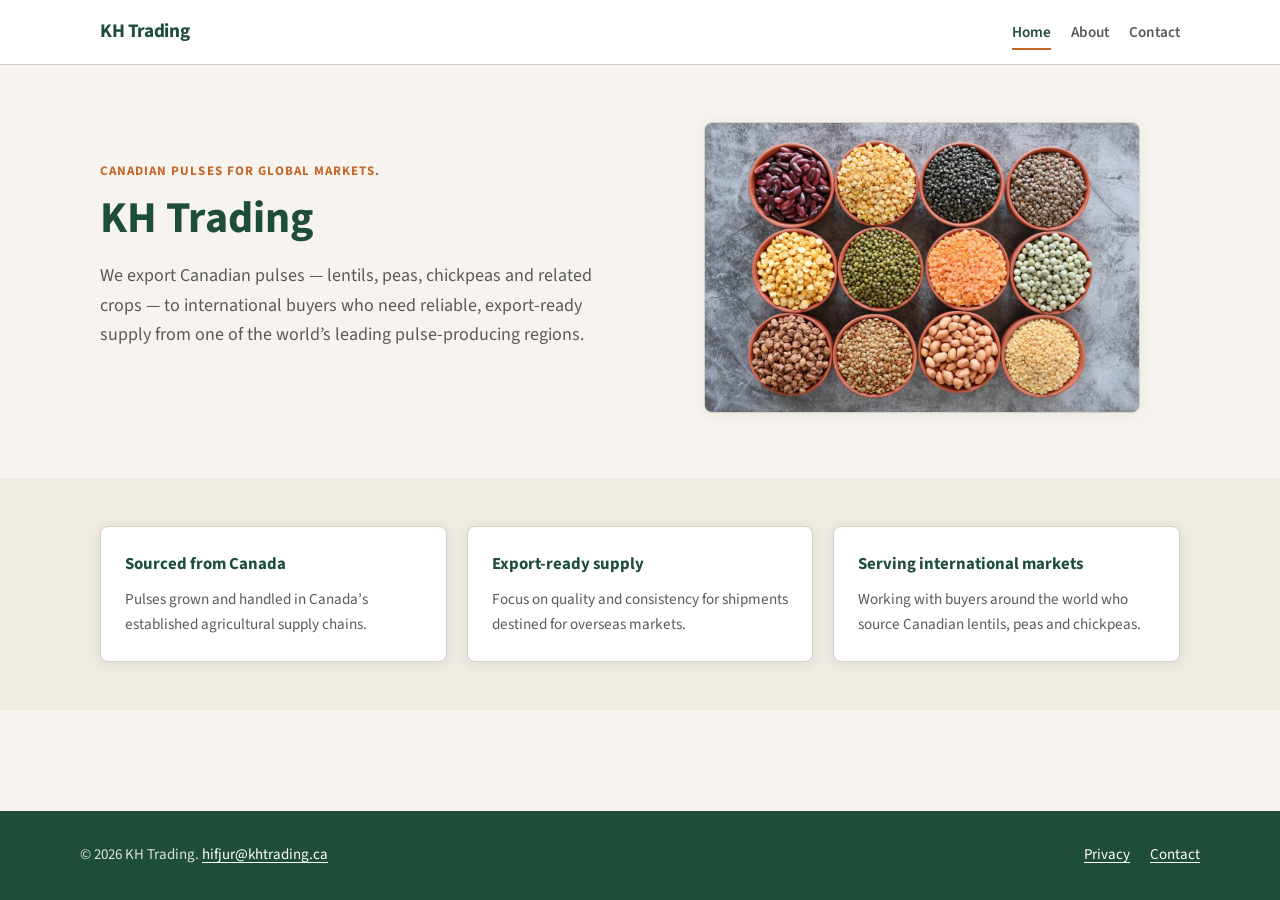
<file: index.html>
<!DOCTYPE html>
<html lang="en-CA">
  <head>
    <meta charset="UTF-8" />
    <meta name="viewport" content="width=device-width, initial-scale=1.0" />
    <meta
      name="description"
      content="KH Trading is a Canadian pulse exporter supplying lentils, peas, chickpeas and other pulses to international markets."
    />
    <title>KH Trading | Canadian Pulse Exporter</title>
    <link rel="icon" href="favicon.svg" type="image/svg+xml" />
    <link rel="canonical" href="https://www.khtrading.ca/" />
    <meta property="og:type" content="website" />
    <meta property="og:title" content="KH Trading | Canadian Pulse Exporter" />
    <meta
      property="og:description"
      content="Canadian pulses for global markets. Export-ready lentils, peas, chickpeas and more from Canada."
    />
    <meta property="og:url" content="https://www.khtrading.ca/" />
    <meta property="og:locale" content="en_CA" />
    <meta property="og:image" content="https://www.khtrading.ca/images/pulses.jpg" />
    <link rel="preconnect" href="https://fonts.googleapis.com" />
    <link rel="preconnect" href="https://fonts.gstatic.com" crossorigin />
    <link
      href="https://fonts.googleapis.com/css2?family=Source+Sans+3:wght@400;600;700&display=swap"
      rel="stylesheet"
    />
    <link rel="stylesheet" href="css/styles.css" />
  </head>
  <body>
    <a class="skip-link" href="#main">Skip to content</a>

    <header class="site-header">
      <div class="header-inner">
        <a class="logo" href="index.html">KH Trading</a>
        <button
          type="button"
          class="nav-toggle"
          aria-expanded="false"
          aria-controls="site-nav"
        >
          Menu
        </button>
        <nav class="site-nav" id="site-nav" aria-label="Primary">
          <ul>
            <li><a href="index.html" aria-current="page">Home</a></li>
            <li><a href="about.html">About</a></li>
            <li><a href="contact.html">Contact</a></li>
          </ul>
        </nav>
      </div>
    </header>

    <main id="main">
      <section class="hero">
        <div class="container hero-grid">
          <div>
            <p class="hero-tagline">Canadian pulses for global markets.</p>
            <h1>KH Trading</h1>
            <p class="lead">
              We export Canadian pulses — lentils, peas, chickpeas and related
              crops — to international buyers who need reliable, export-ready
              supply from one of the world’s leading pulse-producing regions.
            </p>
          </div>
          <figure class="hero-image">
            <img
              src="images/pulses.jpg"
              alt="Assorted dried pulses and legumes in bowls"
              width="1600"
              height="1000"
              loading="eager"
            />
          </figure>
        </div>
      </section>

      <section class="section section--alt" aria-labelledby="key-points-heading">
        <div class="container">
          <h2 id="key-points-heading" class="section-title visually-hidden">
            Why work with us
          </h2>
          <ul class="key-points">
            <li>
              <h3>Sourced from Canada</h3>
              <p>
                Pulses grown and handled in Canada’s established agricultural
                supply chains.
              </p>
            </li>
            <li>
              <h3>Export-ready supply</h3>
              <p>
                Focus on quality and consistency for shipments destined for
                overseas markets.
              </p>
            </li>
            <li>
              <h3>Serving international markets</h3>
              <p>
                Working with buyers around the world who source Canadian lentils,
                peas and chickpeas.
              </p>
            </li>
          </ul>
        </div>
      </section>
    </main>

    <footer class="site-footer">
      <div class="footer-inner">
        <p class="footer-meta">
          &copy; <span id="year"></span> KH Trading.
          <a href="mailto:hifjur@khtrading.ca">hifjur@khtrading.ca</a>
        </p>
        <p class="footer-links">
          <a href="privacy.html">Privacy</a>
          <a href="contact.html">Contact</a>
        </p>
      </div>
    </footer>

    <script src="js/main.js"></script>
  </body>
</html>
</file>
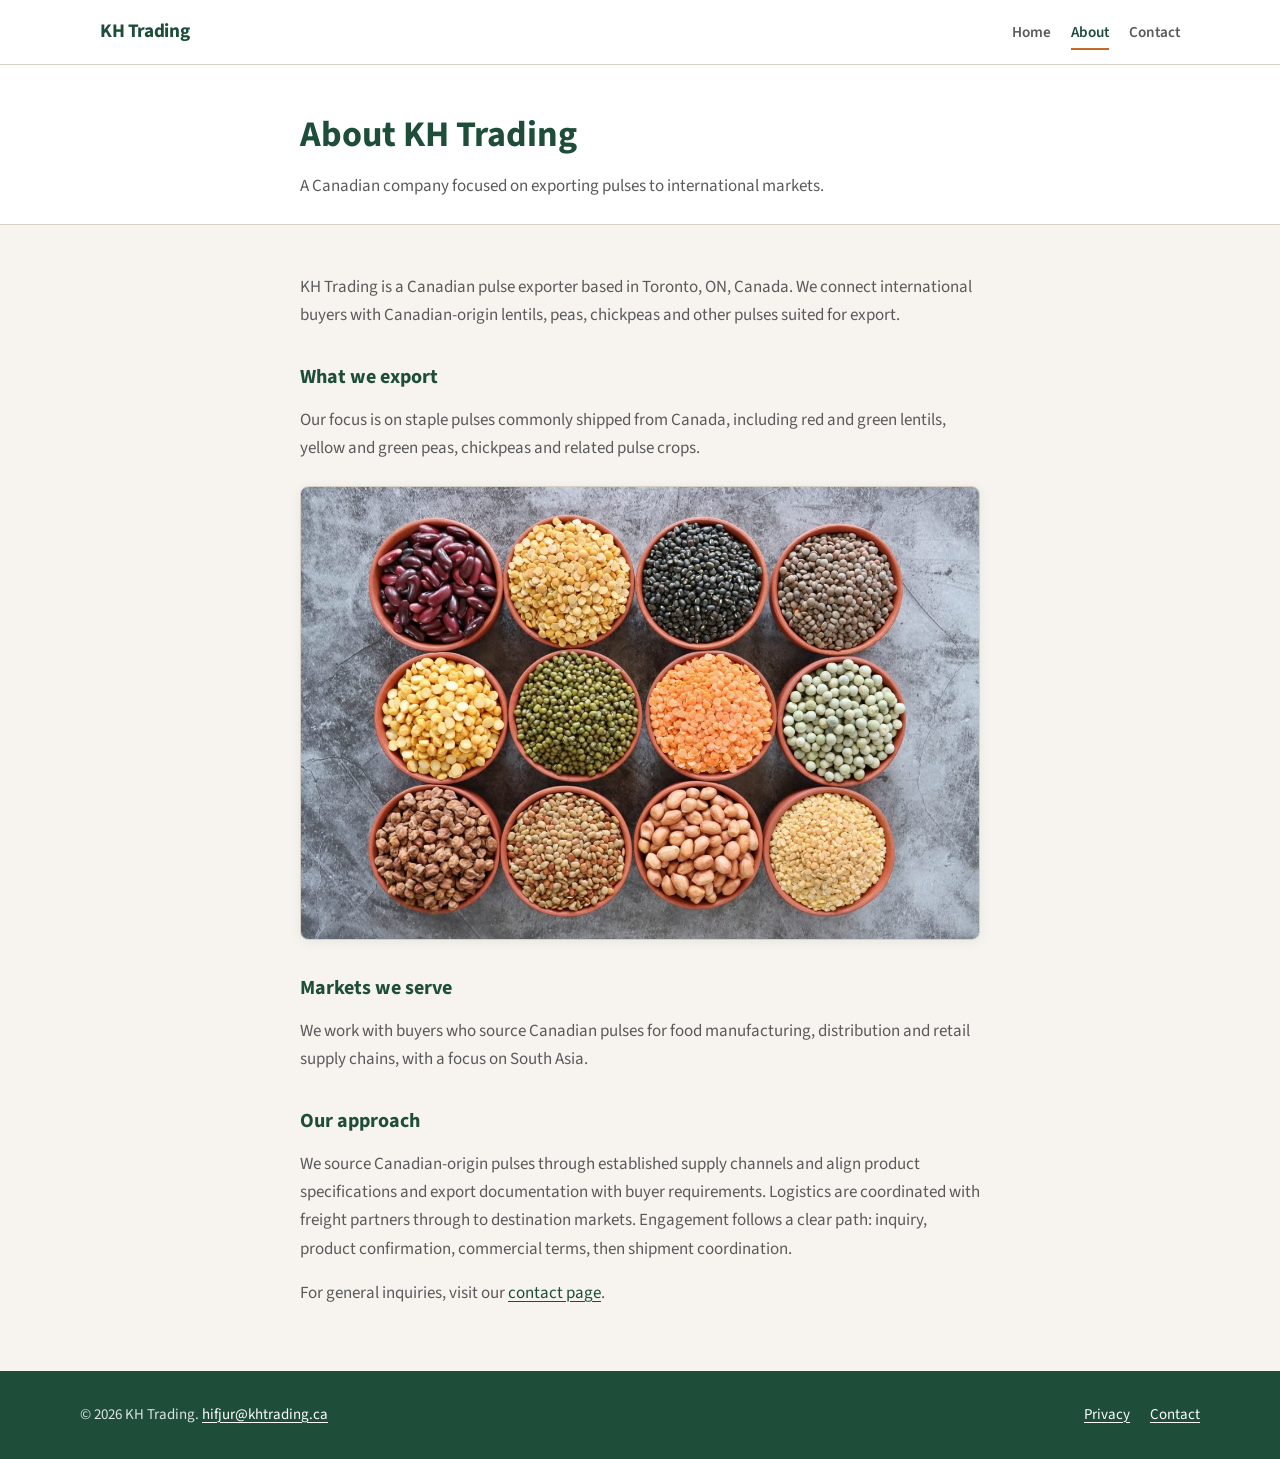
<file: about.html>
<!DOCTYPE html>
<html lang="en-CA">
  <head>
    <meta charset="UTF-8" />
    <meta name="viewport" content="width=device-width, initial-scale=1.0" />
    <meta
      name="description"
      content="About KH Trading — a Canadian pulse exporter serving international markets with lentils, peas, chickpeas and other pulses."
    />
    <title>About | KH Trading — Canadian Pulse Exporter</title>
    <link rel="icon" href="favicon.svg" type="image/svg+xml" />
    <link rel="canonical" href="https://www.khtrading.ca/about.html" />
    <meta property="og:type" content="website" />
    <meta property="og:title" content="About KH Trading" />
    <meta
      property="og:description"
      content="Canadian pulse exporter — lentils, peas, chickpeas and more for international markets."
    />
    <meta property="og:url" content="https://www.khtrading.ca/about.html" />
    <meta property="og:locale" content="en_CA" />
    <link rel="preconnect" href="https://fonts.googleapis.com" />
    <link rel="preconnect" href="https://fonts.gstatic.com" crossorigin />
    <link
      href="https://fonts.googleapis.com/css2?family=Source+Sans+3:wght@400;600;700&display=swap"
      rel="stylesheet"
    />
    <link rel="stylesheet" href="css/styles.css" />
  </head>
  <body>
    <a class="skip-link" href="#main">Skip to content</a>

    <header class="site-header">
      <div class="header-inner">
        <a class="logo" href="index.html">KH Trading</a>
        <button
          type="button"
          class="nav-toggle"
          aria-expanded="false"
          aria-controls="site-nav"
        >
          Menu
        </button>
        <nav class="site-nav" id="site-nav" aria-label="Primary">
          <ul>
            <li><a href="index.html">Home</a></li>
            <li><a href="about.html" aria-current="page">About</a></li>
            <li><a href="contact.html">Contact</a></li>
          </ul>
        </nav>
      </div>
    </header>

    <main id="main">
      <header class="page-header">
        <div class="container container--narrow">
          <h1>About KH Trading</h1>
          <p>
            A Canadian company focused on exporting pulses to international
            markets.
          </p>
        </div>
      </header>

      <section class="section">
        <div class="container container--narrow prose">
          <p>
            KH Trading is a Canadian pulse exporter based in Toronto, ON, Canada.
            We connect international buyers with Canadian-origin lentils, peas,
            chickpeas and other pulses suited for export.
          </p>

          <h2>What we export</h2>
          <p>
            Our focus is on staple pulses commonly shipped from Canada, including
            red and green lentils, yellow and green peas, chickpeas and related
            pulse crops.
          </p>

          <figure class="hero-image" style="margin: 1.5rem 0">
            <img
              src="images/pulses.jpg"
              alt="Assorted dried pulses and legumes in bowls"
              width="800"
              height="500"
              loading="lazy"
            />
          </figure>

          <h2>Markets we serve</h2>
          <p>
            We work with buyers who source Canadian pulses for food
            manufacturing, distribution and retail supply chains, with a focus
            on South Asia.
          </p>

          <h2>Our approach</h2>
          <p>
            We source Canadian-origin pulses through established supply channels
            and align product specifications and export documentation with buyer
            requirements. Logistics are coordinated with freight partners through
            to destination markets. Engagement follows a clear path: inquiry,
            product confirmation, commercial terms, then shipment coordination.
          </p>

          <p>
            For general inquiries, visit our
            <a href="contact.html">contact page</a>.
          </p>
        </div>
      </section>
    </main>

    <footer class="site-footer">
      <div class="footer-inner">
        <p class="footer-meta">
          &copy; <span id="year"></span> KH Trading.
          <a href="mailto:hifjur@khtrading.ca">hifjur@khtrading.ca</a>
        </p>
        <p class="footer-links">
          <a href="privacy.html">Privacy</a>
          <a href="contact.html">Contact</a>
        </p>
      </div>
    </footer>

    <script src="js/main.js"></script>
  </body>
</html>
</file>
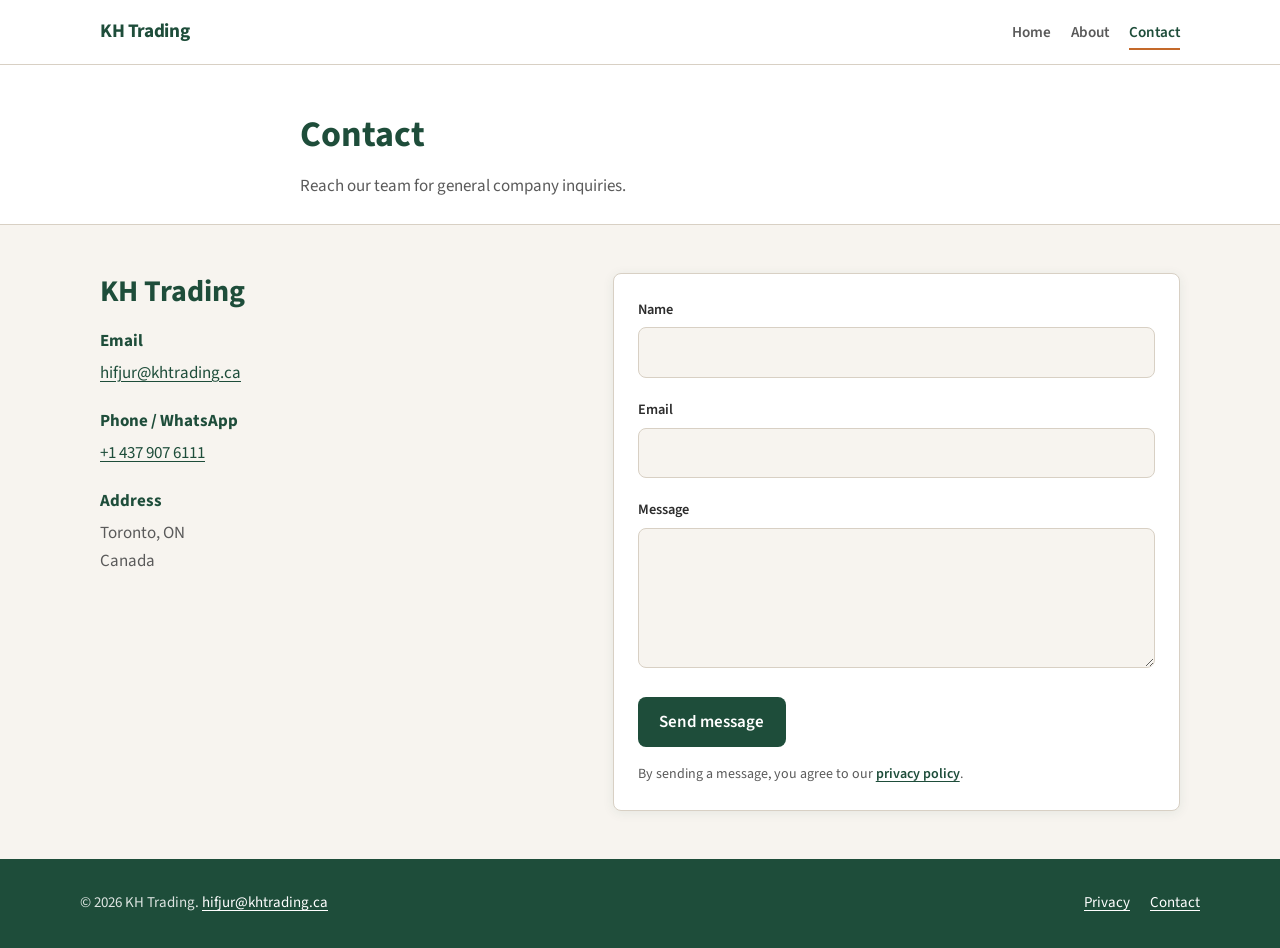
<file: contact.html>
<!DOCTYPE html>
<html lang="en-CA">
  <head>
    <meta charset="UTF-8" />
    <meta name="viewport" content="width=device-width, initial-scale=1.0" />
    <meta
      name="description"
      content="Contact KH Trading — Canadian pulse exporter. Email, phone and office details."
    />
    <title>Contact | KH Trading — Canadian Pulse Exporter</title>
    <link rel="icon" href="favicon.svg" type="image/svg+xml" />
    <link rel="canonical" href="https://www.khtrading.ca/contact.html" />
    <meta property="og:type" content="website" />
    <meta property="og:title" content="Contact KH Trading" />
    <meta property="og:description" content="Get in touch with KH Trading." />
    <meta property="og:url" content="https://www.khtrading.ca/contact.html" />
    <meta property="og:locale" content="en_CA" />
    <link rel="preconnect" href="https://fonts.googleapis.com" />
    <link rel="preconnect" href="https://fonts.gstatic.com" crossorigin />
    <link
      href="https://fonts.googleapis.com/css2?family=Source+Sans+3:wght@400;600;700&display=swap"
      rel="stylesheet"
    />
    <link rel="stylesheet" href="css/styles.css" />
  </head>
  <body>
    <a class="skip-link" href="#main">Skip to content</a>

    <header class="site-header">
      <div class="header-inner">
        <a class="logo" href="index.html">KH Trading</a>
        <button
          type="button"
          class="nav-toggle"
          aria-expanded="false"
          aria-controls="site-nav"
        >
          Menu
        </button>
        <nav class="site-nav" id="site-nav" aria-label="Primary">
          <ul>
            <li><a href="index.html">Home</a></li>
            <li><a href="about.html">About</a></li>
            <li><a href="contact.html" aria-current="page">Contact</a></li>
          </ul>
        </nav>
      </div>
    </header>

    <main id="main">
      <header class="page-header">
        <div class="container container--narrow">
          <h1>Contact</h1>
          <p>Reach our team for general company inquiries.</p>
        </div>
      </header>

      <section class="section">
        <div class="container contact-grid">
          <div class="contact-details">
            <h2 class="section-title">KH Trading</h2>
            <dl>
              <dt>Email</dt>
              <dd>
                <a href="mailto:hifjur@khtrading.ca">hifjur@khtrading.ca</a>
              </dd>

              <dt>Phone / WhatsApp</dt>
              <dd>
                <a href="tel:+14379076111">+1 437 907 6111</a>
              </dd>

              <dt>Address</dt>
              <dd>
                Toronto, ON<br />
                Canada
              </dd>
            </dl>
          </div>

          <div>
            <form
              id="contact-form"
              class="contact-form"
              action="mailto:hifjur@khtrading.ca"
              method="POST"
              enctype="text/plain"
            >
              <div class="form-group">
                <label for="name">Name</label>
                <input
                  type="text"
                  id="name"
                  name="name"
                  autocomplete="name"
                  required
                />
              </div>
              <div class="form-group">
                <label for="email">Email</label>
                <input
                  type="email"
                  id="email"
                  name="email"
                  autocomplete="email"
                  required
                />
              </div>
              <div class="form-group">
                <label for="message">Message</label>
                <textarea id="message" name="message" required></textarea>
              </div>
              <button type="submit" class="btn btn-primary">Send message</button>
              <p class="form-notice">
                By sending a message, you agree to our
                <a href="privacy.html">privacy policy</a>.
              </p>
            </form>
          </div>
        </div>
      </section>
    </main>

    <footer class="site-footer">
      <div class="footer-inner">
        <p class="footer-meta">
          &copy; <span id="year"></span> KH Trading.
          <a href="mailto:hifjur@khtrading.ca">hifjur@khtrading.ca</a>
        </p>
        <p class="footer-links">
          <a href="privacy.html">Privacy</a>
          <a href="contact.html">Contact</a>
        </p>
      </div>
    </footer>

    <script src="js/main.js"></script>
  </body>
</html>
</file>
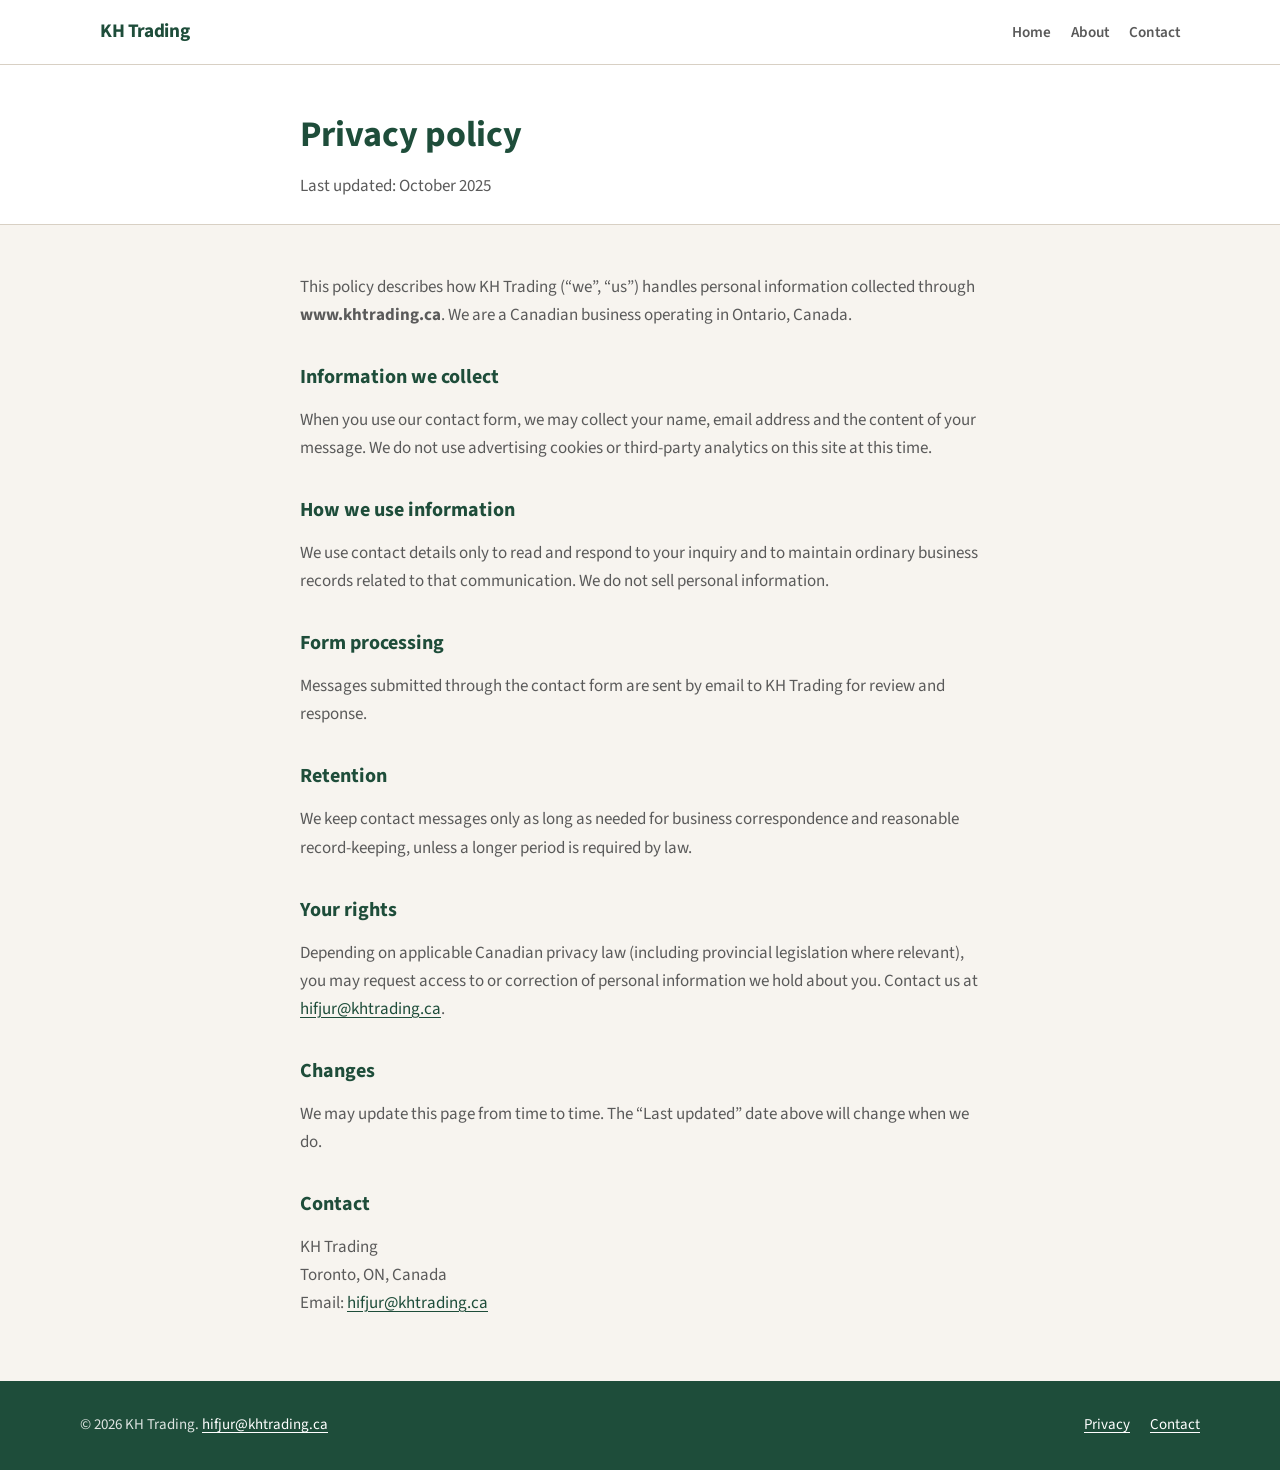
<file: privacy.html>
<!DOCTYPE html>
<html lang="en-CA">
  <head>
    <meta charset="UTF-8" />
    <meta name="viewport" content="width=device-width, initial-scale=1.0" />
    <meta
      name="description"
      content="Privacy policy for KH Trading — how we handle information submitted through our website contact form."
    />
    <title>Privacy Policy | KH Trading</title>
    <link rel="icon" href="favicon.svg" type="image/svg+xml" />
    <link rel="canonical" href="https://www.khtrading.ca/privacy.html" />
    <meta property="og:type" content="website" />
    <meta property="og:title" content="Privacy Policy — KH Trading" />
    <meta property="og:url" content="https://www.khtrading.ca/privacy.html" />
    <meta property="og:locale" content="en_CA" />
    <link rel="preconnect" href="https://fonts.googleapis.com" />
    <link rel="preconnect" href="https://fonts.gstatic.com" crossorigin />
    <link
      href="https://fonts.googleapis.com/css2?family=Source+Sans+3:wght@400;600;700&display=swap"
      rel="stylesheet"
    />
    <link rel="stylesheet" href="css/styles.css" />
  </head>
  <body>
    <a class="skip-link" href="#main">Skip to content</a>

    <header class="site-header">
      <div class="header-inner">
        <a class="logo" href="index.html">KH Trading</a>
        <button
          type="button"
          class="nav-toggle"
          aria-expanded="false"
          aria-controls="site-nav"
        >
          Menu
        </button>
        <nav class="site-nav" id="site-nav" aria-label="Primary">
          <ul>
            <li><a href="index.html">Home</a></li>
            <li><a href="about.html">About</a></li>
            <li><a href="contact.html">Contact</a></li>
          </ul>
        </nav>
      </div>
    </header>

    <main id="main">
      <header class="page-header">
        <div class="container container--narrow">
          <h1>Privacy policy</h1>
          <p>Last updated: October 2025</p>
        </div>
      </header>

      <section class="section">
        <div class="container container--narrow prose">
          <p>
            This policy describes how KH Trading (“we”, “us”) handles personal
            information collected through <strong>www.khtrading.ca</strong>. We
            are a Canadian business operating in Ontario, Canada.
          </p>

          <h2>Information we collect</h2>
          <p>
            When you use our contact form, we may collect your name, email
            address and the content of your message. We do not use advertising
            cookies or third-party analytics on this site at this time.
          </p>

          <h2>How we use information</h2>
          <p>
            We use contact details only to read and respond to your inquiry and
            to maintain ordinary business records related to that communication.
            We do not sell personal information.
          </p>

          <h2>Form processing</h2>
          <p>
            Messages submitted through the contact form are sent by email to
            KH Trading for review and response.
          </p>

          <h2>Retention</h2>
          <p>
            We keep contact messages only as long as needed for business
            correspondence and reasonable record-keeping, unless a longer period
            is required by law.
          </p>

          <h2>Your rights</h2>
          <p>
            Depending on applicable Canadian privacy law (including provincial
            legislation where relevant), you may request access to or correction
            of personal information we hold about you. Contact us at
            <a href="mailto:hifjur@khtrading.ca">hifjur@khtrading.ca</a>.
          </p>

          <h2>Changes</h2>
          <p>
            We may update this page from time to time. The “Last updated” date
            above will change when we do.
          </p>

          <h2>Contact</h2>
          <p>
            KH Trading<br />
            Toronto, ON, Canada<br />
            Email:
            <a href="mailto:hifjur@khtrading.ca">hifjur@khtrading.ca</a>
          </p>
        </div>
      </section>
    </main>

    <footer class="site-footer">
      <div class="footer-inner">
        <p class="footer-meta">
          &copy; <span id="year"></span> KH Trading.
          <a href="mailto:hifjur@khtrading.ca">hifjur@khtrading.ca</a>
        </p>
        <p class="footer-links">
          <a href="privacy.html">Privacy</a>
          <a href="contact.html">Contact</a>
        </p>
      </div>
    </footer>

    <script src="js/main.js"></script>
  </body>
</html>
</file>
<file: css/styles.css>
/* KH Trading — Canadian pulse exporter */

:root {
  --color-primary: #1e4d3a;
  --color-primary-dark: #163828;
  --color-accent: #c4692a;
  --color-accent-hover: #a8561f;
  --color-bg: #f7f4ef;
  --color-bg-alt: #efeae2;
  --color-text: #2c2c2c;
  --color-text-muted: #5a5a5a;
  --color-border: #d8d0c4;
  --color-white: #ffffff;
  --font-sans: "Source Sans 3", system-ui, -apple-system, "Segoe UI", sans-serif;
  --max-width: 1120px;
  --content-width: 720px;
  --radius: 8px;
  --shadow: 0 2px 12px rgba(30, 77, 58, 0.08);
}

*,
*::before,
*::after {
  box-sizing: border-box;
}

html {
  scroll-behavior: smooth;
}

body {
  margin: 0;
  font-family: var(--font-sans);
  font-size: 1.0625rem;
  line-height: 1.65;
  color: var(--color-text);
  background: var(--color-bg);
  min-height: 100vh;
  display: flex;
  flex-direction: column;
}

img {
  max-width: 100%;
  height: auto;
  display: block;
}

a {
  color: var(--color-primary);
  text-decoration-thickness: 1px;
  text-underline-offset: 3px;
}

a:hover {
  color: var(--color-accent);
}

a:focus-visible,
button:focus-visible,
input:focus-visible,
textarea:focus-visible {
  outline: 2px solid var(--color-accent);
  outline-offset: 2px;
}

.skip-link {
  position: absolute;
  top: -100%;
  left: 1rem;
  padding: 0.5rem 1rem;
  background: var(--color-primary);
  color: var(--color-white);
  z-index: 100;
  border-radius: var(--radius);
}

.skip-link:focus {
  top: 1rem;
}

/* Header */
.site-header {
  background: var(--color-white);
  border-bottom: 1px solid var(--color-border);
  position: sticky;
  top: 0;
  z-index: 50;
}

.header-inner {
  max-width: var(--max-width);
  margin: 0 auto;
  padding: 1rem 1.25rem;
  display: flex;
  align-items: center;
  justify-content: space-between;
  gap: 1rem;
}

.logo {
  font-weight: 700;
  font-size: 1.2rem;
  color: var(--color-primary);
  text-decoration: none;
  letter-spacing: -0.02em;
}

.logo:hover {
  color: var(--color-primary-dark);
}

.site-nav ul {
  list-style: none;
  margin: 0;
  padding: 0;
  display: flex;
  gap: 0.25rem 1.25rem;
  flex-wrap: wrap;
}

.site-nav a {
  text-decoration: none;
  font-weight: 600;
  font-size: 0.95rem;
  color: var(--color-text-muted);
  padding: 0.35rem 0;
  border-bottom: 2px solid transparent;
}

.site-nav a:hover,
.site-nav a[aria-current="page"] {
  color: var(--color-primary);
  border-bottom-color: var(--color-accent);
}

.nav-toggle {
  display: none;
  background: none;
  border: 1px solid var(--color-border);
  border-radius: var(--radius);
  padding: 0.4rem 0.65rem;
  font: inherit;
  font-weight: 600;
  color: var(--color-primary);
  cursor: pointer;
}

@media (max-width: 640px) {
  .nav-toggle {
    display: block;
  }

  .site-nav {
    display: none;
    width: 100%;
  }

  .site-nav.is-open {
    display: block;
  }

  .header-inner {
    flex-wrap: wrap;
  }

  .site-nav ul {
    flex-direction: column;
    padding: 0.5rem 0 0.25rem;
  }
}

/* Main layout */
main {
  flex: 1;
}

.container {
  max-width: var(--max-width);
  margin: 0 auto;
  padding: 0 1.25rem;
}

.container--narrow {
  max-width: var(--content-width);
}

.section {
  padding: 3rem 0;
}

.section--alt {
  background: var(--color-bg-alt);
}

.section-title {
  font-size: clamp(1.5rem, 3vw, 1.875rem);
  font-weight: 700;
  color: var(--color-primary);
  margin: 0 0 1rem;
  line-height: 1.25;
}

.visually-hidden {
  position: absolute;
  width: 1px;
  height: 1px;
  padding: 0;
  margin: -1px;
  overflow: hidden;
  clip: rect(0, 0, 0, 0);
  white-space: nowrap;
  border: 0;
}

.lead {
  font-size: 1.125rem;
  color: var(--color-text-muted);
  margin: 0 0 1.5rem;
}

/* Hero */
.hero {
  padding: 2.5rem 0 3rem;
}

.hero-grid {
  display: grid;
  gap: 2rem;
  align-items: center;
}

@media (min-width: 768px) {
  .hero-grid {
    grid-template-columns: 1fr 1fr;
    gap: 3rem;
  }
}

.hero-tagline {
  text-transform: uppercase;
  letter-spacing: 0.08em;
  font-size: 0.8125rem;
  font-weight: 700;
  color: var(--color-accent);
  margin: 0 0 0.75rem;
}

.hero h1 {
  font-size: clamp(2rem, 4.5vw, 2.75rem);
  font-weight: 700;
  color: var(--color-primary);
  line-height: 1.15;
  margin: 0 0 1rem;
}

.hero-image {
  border-radius: var(--radius);
  overflow: hidden;
  box-shadow: var(--shadow);
  border: 1px solid var(--color-border);
}

.hero-image figcaption {
  font-size: 0.8125rem;
  color: var(--color-text-muted);
  padding: 0.5rem 0.75rem;
  background: var(--color-white);
  border-top: 1px solid var(--color-border);
}

/* Key points */
.key-points {
  list-style: none;
  margin: 0;
  padding: 0;
  display: grid;
  gap: 1.25rem;
}

@media (min-width: 640px) {
  .key-points {
    grid-template-columns: repeat(3, 1fr);
  }
}

.key-points li {
  background: var(--color-white);
  border: 1px solid var(--color-border);
  border-radius: var(--radius);
  padding: 1.5rem;
  box-shadow: var(--shadow);
}

.key-points h3 {
  margin: 0 0 0.5rem;
  font-size: 1.05rem;
  color: var(--color-primary);
}

.key-points p {
  margin: 0;
  font-size: 0.95rem;
  color: var(--color-text-muted);
}

/* Page header (inner pages) */
.page-header {
  padding: 2.5rem 0 1.5rem;
  border-bottom: 1px solid var(--color-border);
  background: var(--color-white);
}

.page-header h1 {
  margin: 0 0 0.5rem;
  font-size: clamp(1.75rem, 4vw, 2.25rem);
  color: var(--color-primary);
}

.page-header p {
  margin: 0;
  color: var(--color-text-muted);
  max-width: 40rem;
}

/* Prose */
.prose h2 {
  font-size: 1.25rem;
  color: var(--color-primary);
  margin: 2rem 0 0.75rem;
}

.prose h2:first-child {
  margin-top: 0;
}

.prose p,
.prose ul {
  margin: 0 0 1rem;
  color: var(--color-text-muted);
}

.prose ul {
  padding-left: 1.25rem;
}

/* Contact */
.contact-grid {
  display: grid;
  gap: 2.5rem;
}

@media (min-width: 768px) {
  .contact-grid {
    grid-template-columns: 1fr 1.2fr;
  }
}

.contact-details dl {
  margin: 0;
}

.contact-details dt {
  font-weight: 700;
  color: var(--color-primary);
  margin-top: 1.25rem;
}

.contact-details dt:first-child {
  margin-top: 0;
}

.contact-details dd {
  margin: 0.25rem 0 0;
  color: var(--color-text-muted);
}

.contact-form {
  background: var(--color-white);
  border: 1px solid var(--color-border);
  border-radius: var(--radius);
  padding: 1.5rem;
  box-shadow: var(--shadow);
}

.form-group {
  margin-bottom: 1.25rem;
}

.form-group label {
  display: block;
  font-weight: 600;
  font-size: 0.9rem;
  margin-bottom: 0.35rem;
  color: var(--color-text);
}

.form-group input,
.form-group textarea {
  width: 100%;
  font: inherit;
  padding: 0.65rem 0.75rem;
  border: 1px solid var(--color-border);
  border-radius: var(--radius);
  background: var(--color-bg);
}

.form-group textarea {
  min-height: 140px;
  resize: vertical;
}

.form-group input[aria-invalid="true"],
.form-group textarea[aria-invalid="true"] {
  border-color: #b91c1c;
}

.field-error {
  font-size: 0.875rem;
  color: #b91c1c;
  margin: 0.35rem 0 0;
}

.btn {
  display: inline-block;
  font: inherit;
  font-weight: 600;
  padding: 0.7rem 1.35rem;
  border-radius: var(--radius);
  border: none;
  cursor: pointer;
  text-decoration: none;
  transition: background 0.15s ease, color 0.15s ease;
}

.btn-primary {
  background: var(--color-primary);
  color: var(--color-white);
}

.btn-primary:hover {
  background: var(--color-primary-dark);
  color: var(--color-white);
}

.form-notice {
  font-size: 0.875rem;
  color: var(--color-text-muted);
  margin: 1rem 0 0;
}

.form-notice a {
  font-weight: 600;
}

/* Footer */
.site-footer {
  background: var(--color-primary);
  color: rgba(255, 255, 255, 0.85);
  padding: 2rem 1.25rem;
  margin-top: auto;
}

.footer-inner {
  max-width: var(--max-width);
  margin: 0 auto;
  display: flex;
  flex-wrap: wrap;
  gap: 1rem 2rem;
  justify-content: space-between;
  align-items: center;
  font-size: 0.9375rem;
}

.site-footer a {
  color: var(--color-white);
}

.site-footer a:hover {
  color: #fcd9b8;
}

.footer-meta {
  margin: 0;
}

.footer-links {
  margin: 0;
  display: flex;
  gap: 1.25rem;
  flex-wrap: wrap;
}
</file>
